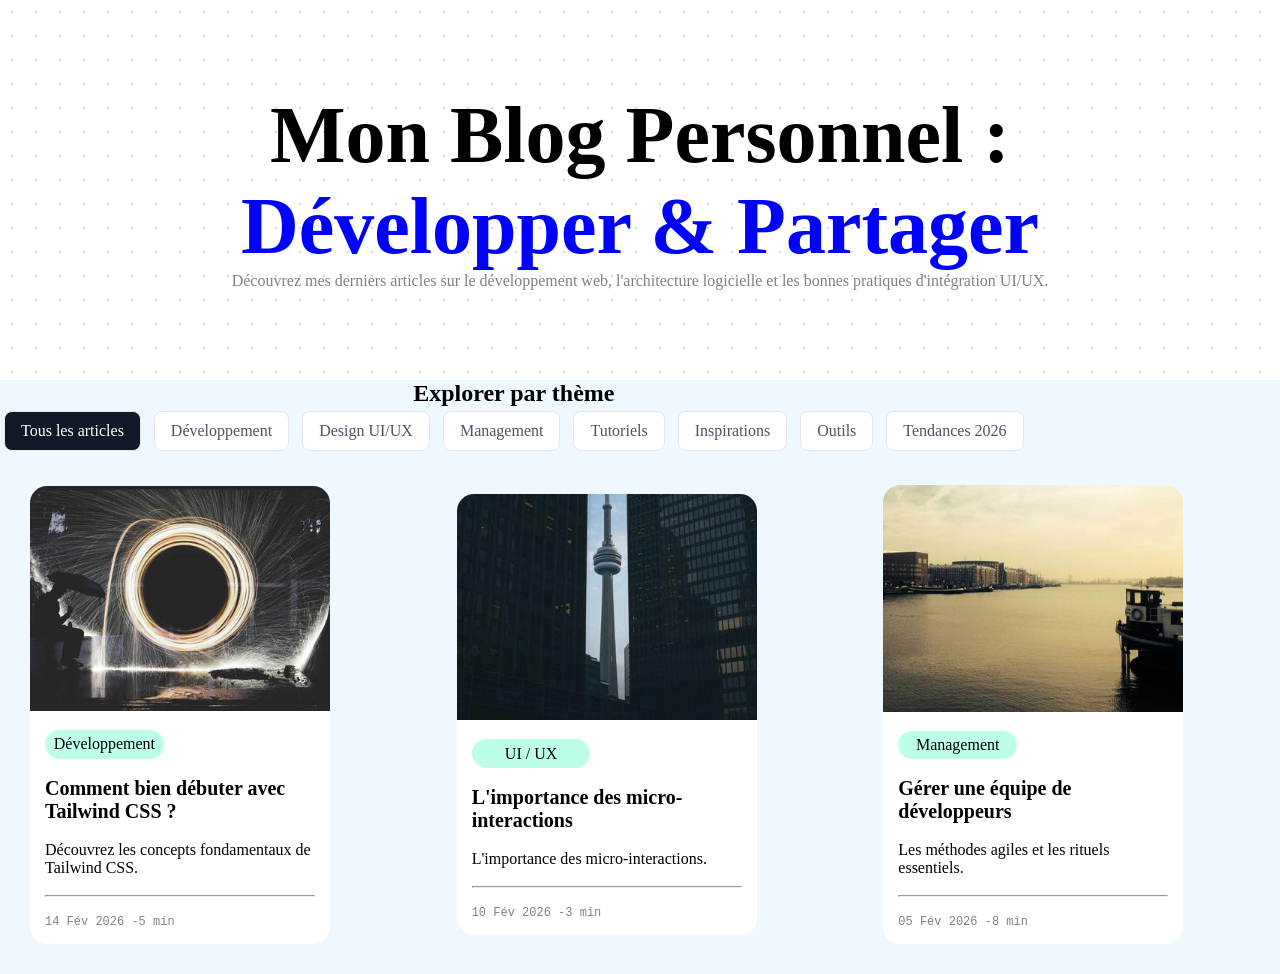
<file: ModeleDeBoite.html>
<!DOCTYPE html>
<html lang="en">
<head>
    <meta charset="UTF-8">
    <meta name="viewport" content="width=device-width, initial-scale=1.0">
    <title>Document</title>
    <link rel="stylesheet" href="css/ModeleDeBoite.css">
</head>
<body>

    <section class="acc">
        <h1>Mon Blog Personnel : <br><span>Développer &amp; Partager</span></h1>
        <p>Découvrez mes derniers articles sur le développement web,
             l'architecture logicielle et les bonnes pratiques d'intégration UI/UX.</p>
    </section>

    <div class="all">
        <div class="pilule">
    
         <section class="filtre-categories">
                <h2>Explorer par thème</h2>
                <div class="liste-filtres">
                    <a href="#" class="pilule-filtre actif">Tous les articles</a>
                    <a href="#" class="pilule-filtre">Développement</a>
                    <a href="#" class="pilule-filtre">Design UI/UX</a>
                    <a href="#" class="pilule-filtre">Management</a>
                    <a href="#" class="pilule-filtre">Tutoriels</a>
                    <a href="#" class="pilule-filtre">Inspirations</a>
                    <a href="#" class="pilule-filtre">Outils</a>
                    <a href="#" class="pilule-filtre">Tendances 2026</a>
                </div>
            </section>
        </div>
        <section class="sec">    
    <div class="ddd">
        <a href="#">
        <img src="imgages/cam.jpg" alt="c">
        
        </a>
        <div class="ty">  
        <div class="ic">Développement</div>
        <br>

        <h1>Comment bien débuter avec Tailwind CSS ?</h1>
        <br>
        <p>Découvrez les concepts fondamentaux de Tailwind CSS.</p>
        <br>
        <hr style="color: gray;">
        <br>
        
        <div class="sou">
        <time datetime="14-2-2026">
            14 Fév 2026 
        </time>
        <span>-5 min</span>
       </div>
        </div>
    </div>


    
 <div class="ddd">
        <a href="#">
        <img src="imgages/sah.jpg" alt="c">
        </a>
        
        <div class="ty">
       <div class="ic">UI / UX</div> 
       <br>
       <h1>L'importance des micro-interactions</h1>
       <br>
        <p>L'importance des micro-interactions.</p>
        <br>
        <hr style="color: gray;">
        <br>
        <div class="sou">
        <time datetime="10-2-2026">
            10 Fév 2026 
        </time>
        <span>-3 min</span>
       </div>
        </div>
    </div>



 <div class="ddd">
        <a href="#">
        <img src="imgages/tab.jpg" alt="c">
        </a>
        
        <div class="ty">
        <div class="ic">Management</div> <br>
        <h1>Gérer une équipe de développeurs</h1>
        <br>
        <p>Les méthodes agiles et les rituels essentiels.</p>
        <br>
        <hr style="color: gray;">

        <br>
        <div class="sou">
        <time datetime="14-2-2026">
            05 Fév 2026 
        </time>
        <span>-8 min</span>
       </div>
        </div>
    </div>
  </div>
</section>
</body>
</html>
</file>
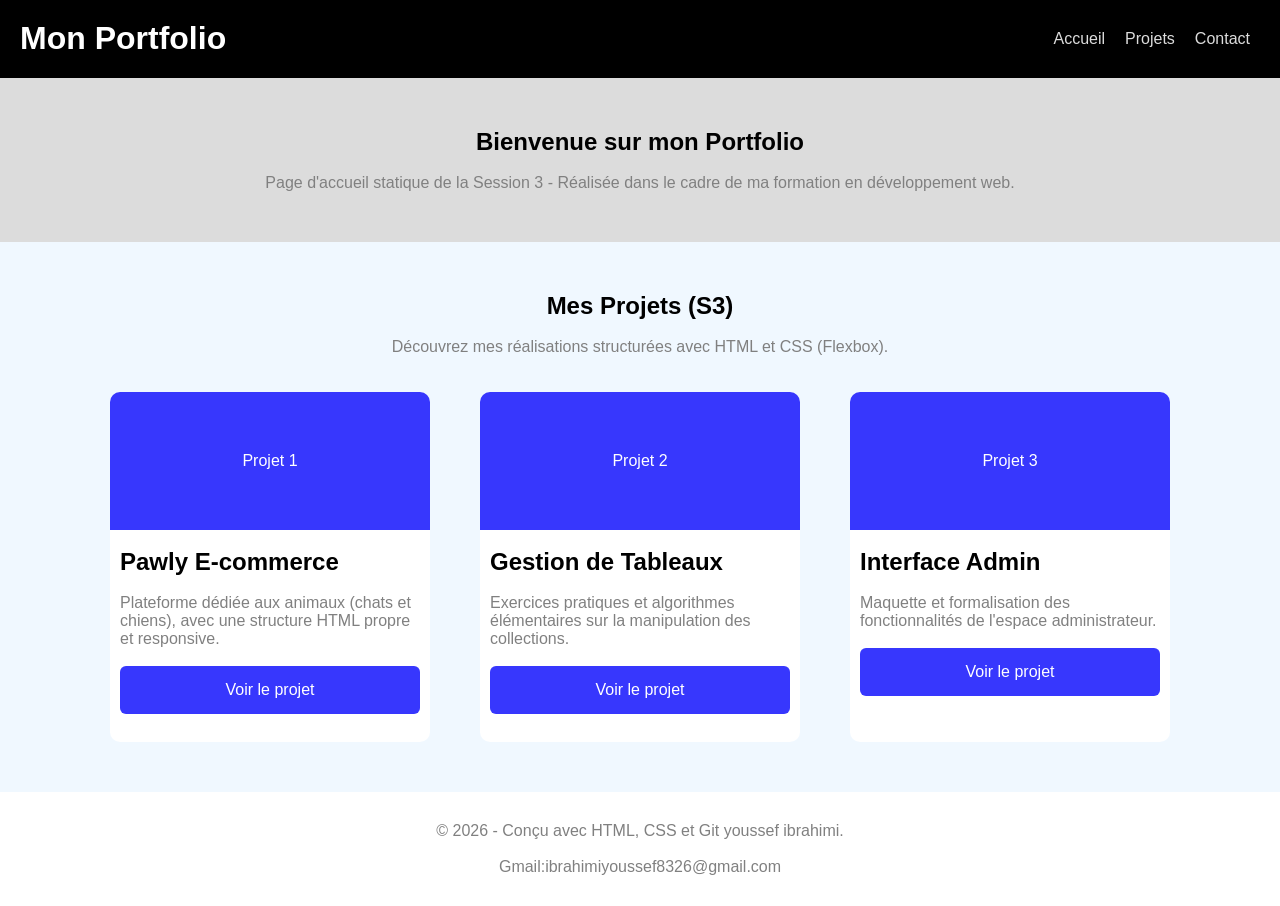
<file: mportfolio.html>
<!DOCTYPE html>
<html lang="en">
<head>
    <meta charset="UTF-8">
    <meta name="viewport" content="width=device-width, initial-scale=1.0">
    <title>Mon Portfolio</title>
    <link rel="stylesheet" href="mportfolio.css">
</head>
<body>
    <header>
        <h1>Mon Portfolio</h1>
        <ul>
            <a href="#">Accueil</a>
            <a href="#project">Projets </a>
            <a href="#foot">Contact</a>
        </ul>
    </header>
    <section class="bienvenue">
        <h1>Bienvenue sur mon Portfolio</h1>
        <br>
        <p>Page d'accueil statique de la Session 3 - Réalisée dans le cadre de ma formation en développement web.</p>
    </section>
    

    <section id="project" class="myProject">
        <h1>Mes Projets (S3)</h1><br>
        <p style="color: gray;">Découvrez mes réalisations structurées avec HTML et CSS (Flexbox).</p><br><br>
    <div class="father">
        <div class="child">
            <div class="pp"><p> Projet 1</p></div><br>
            <div class="cont">
            <h2>Pawly E-commerce</h2><br>
            <p>Plateforme dédiée aux animaux (chats et chiens), avec une structure HTML propre et responsive.</p><br>
            <a href="https://github.com/ibrahimiyoussef8326-dotcom/pawlypet" target="_blank">Voir le projet</a>
        </div>
        </div>
        <div class="child">
            <div class="pp"><p> Projet 2</p></div><br>
          <div class="cont">
            <h2>Gestion de Tableaux</h2><br>
            <p>Exercices pratiques et algorithmes élémentaires sur la manipulation des collections.</p><br>
            <a href="https://github.com/ibrahimiyoussef8326-dotcom/md-data-" target="_blank">Voir le projet</a>
          </div>
        </div>
        <div class="child">
            <div class="pp"><p> Projet 3</p></div><br>
            <div class="cont">
            <h2>Interface Admin</h2><br>
            <p>Maquette et formalisation des fonctionnalités de l'espace administrateur.</p><br>
            <a href="https://docs.google.com/presentation/d/1MoRHgVR6st1gvjbKTz4n9V_dPOH83SFqpr5SAVU0C88/edit?slide=id.p#slide=id.p" target="_blank">Voir le projet</a>
        </div>
        </div>

    </div>
    </section>
    <footer id="foot">
        © 2026 - Conçu avec HTML, CSS et Git youssef ibrahimi. <br> <br>
        Gmail:ibrahimiyoussef8326@gmail.com
    </footer>
</body>
</html>
</file>
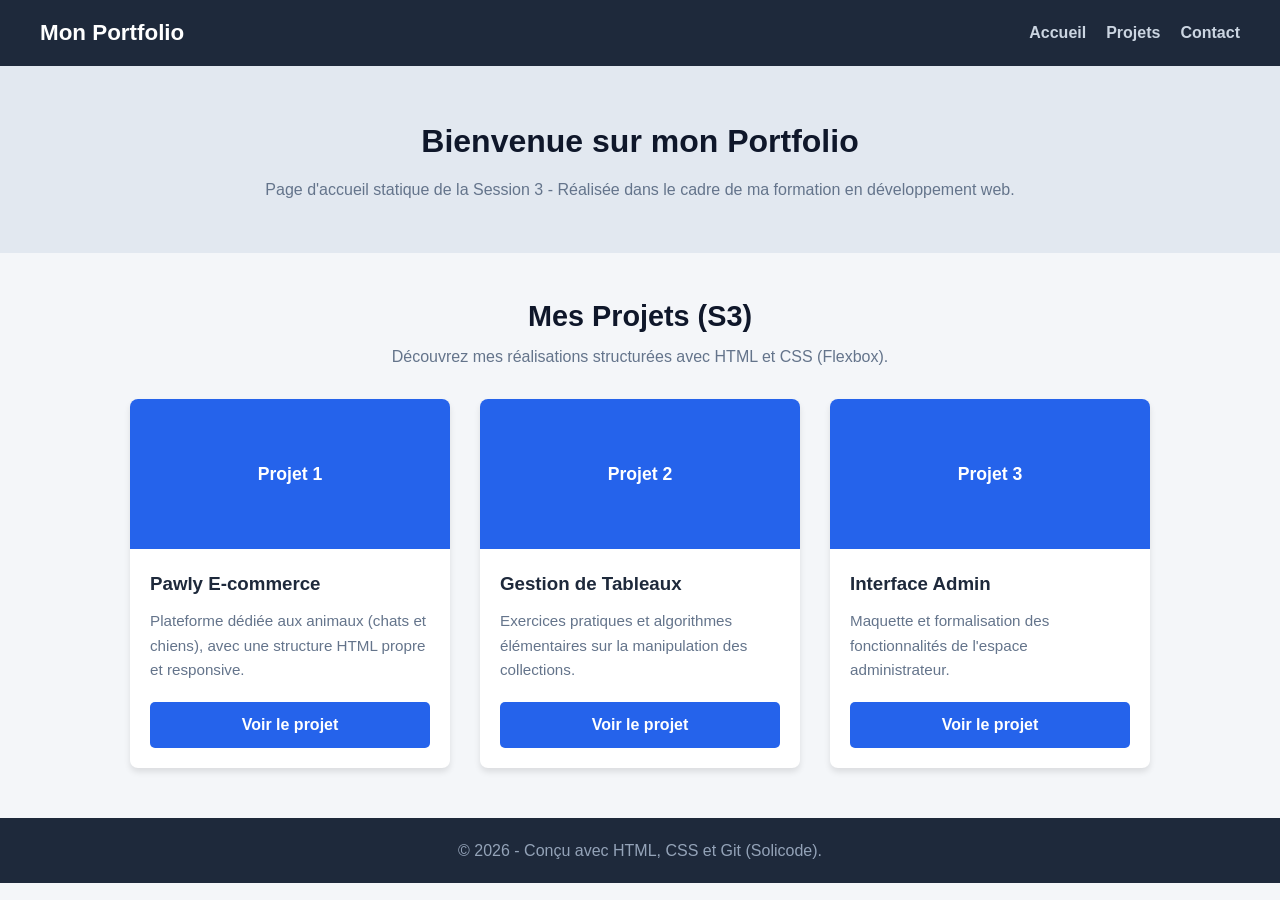
<file: portfolio.html>
<!DOCTYPE html>
<html lang="fr">
<head>
    <meta charset="UTF-8">
    <meta name="viewport" content="width=device-width, initial-scale=1.0">
    <title>Mon Portfolio | S3 Solicode</title>
    <link rel="stylesheet" href="css/portfolio.css">
</head>
<body>

    <!-- En-tête et Navigation -->
    <header class="main-header">
        <div class="logo">
            <h1>Mon Portfolio</h1>
        </div>
        <nav class="main-nav">
            <ul>
                <li><a href="#accueil">Accueil</a></li>
                <li><a href="#projets">Projets</a></li>
                <li><a href="#contact">Contact</a></li>
            </ul>
        </nav>
    </header>

    <!-- Section d'accueil / Hero -->
    <section id="accueil" class="hero-section">
        <h2>Bienvenue sur mon Portfolio</h2>
        <p>Page d'accueil statique de la Session 3 - Réalisée dans le cadre de ma formation en développement web.</p>
    </section>

    <!-- Le cœur de la page : Contenu et Articles (Projets homogènes) -->
    <main id="projets" class="main-container">
        <h2>Mes Projets (S3)</h2>
        <p class="subtitle">Découvrez mes réalisations structurées avec HTML et CSS (Flexbox).</p>

        <div class="articles-grid">
            
            <!-- Article 1 -->
            <article class="card">
                <div class="card-image">Projet 1</div>
                <div class="card-content">
                    <h3>Pawly E-commerce</h3>
                    <p>Plateforme dédiée aux animaux (chats et chiens), avec une structure HTML propre et responsive.</p>
                    <a href="#" class="btn">Voir le projet</a>
                </div>
            </article>

            <!-- Article 2 -->
            <article class="card">
                <div class="card-image">Projet 2</div>
                <div class="card-content">
                    <h3>Gestion de Tableaux</h3>
                    <p>Exercices pratiques et algorithmes élémentaires sur la manipulation des collections.</p>
                    <a href="#" class="btn">Voir le projet</a>
                </div>
            </article>

            <!-- Article 3 -->
            <article class="card">
                <div class="card-image">Projet 3</div>
                <div class="card-content">
                    <h3>Interface Admin</h3>
                    <p>Maquette et formalisation des fonctionnalités de l'espace administrateur.</p>
                    <a href="#" class="btn">Voir le projet</a>
                </div>
            </article>

        </div>
    </main>

    <!-- Pied de page -->
    <footer id="contact" class="main-footer">
        <p>&copy; 2026 - Conçu avec HTML, CSS et Git (Solicode).</p>
    </footer>

</body>
</html>
</file>
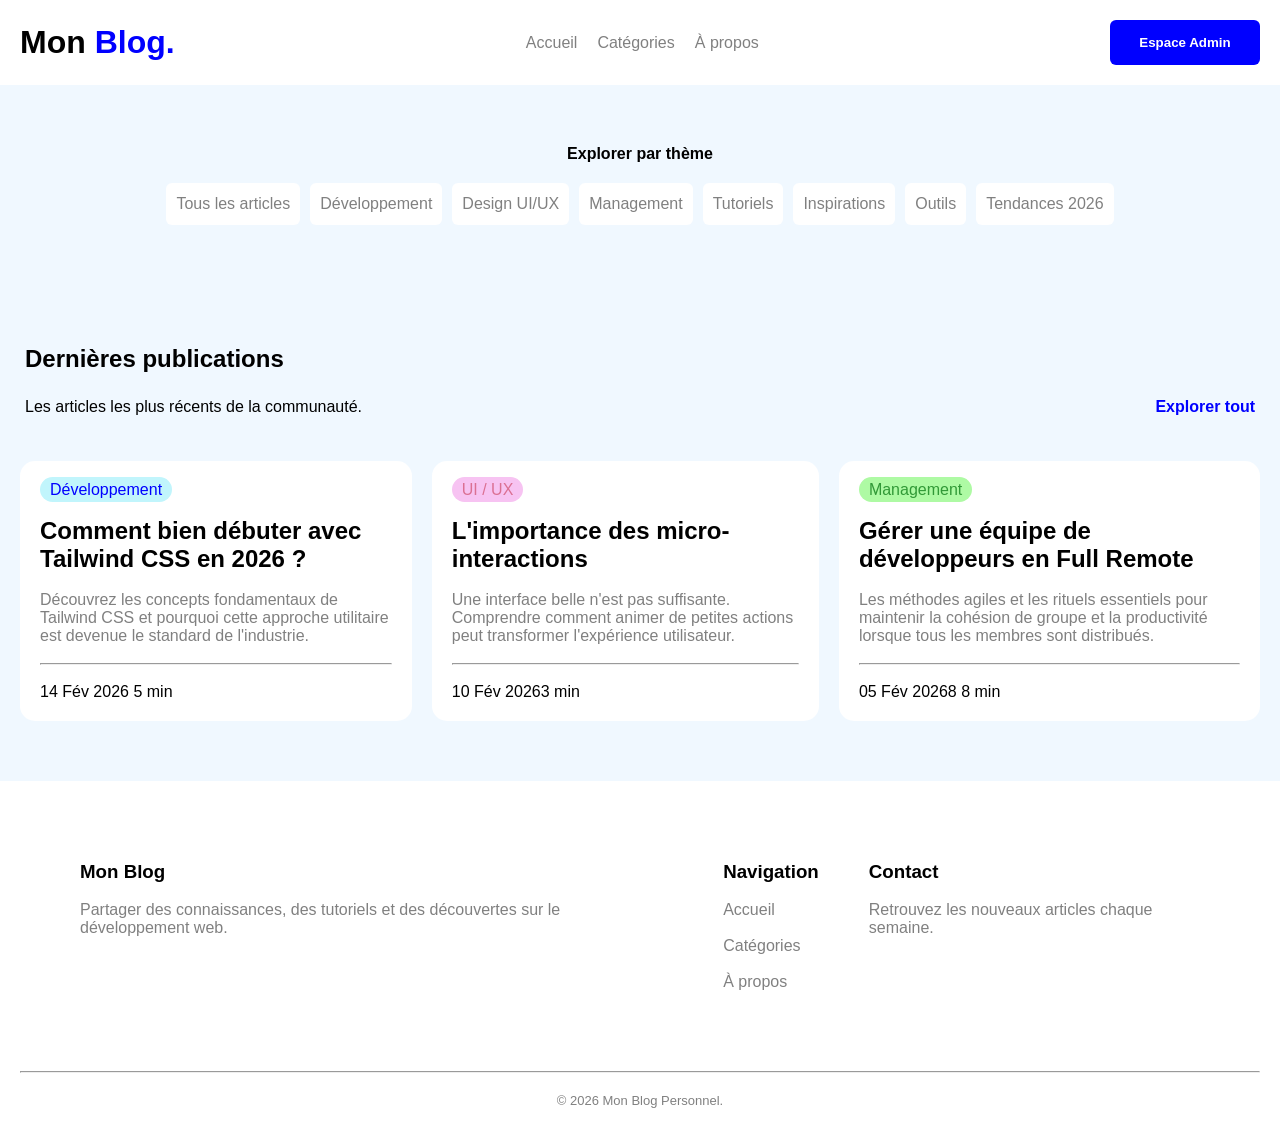
<file: tttt.html>
<!DOCTYPE html>
<html lang="en">
<head>
    <meta charset="UTF-8">
    <meta name="viewport" content="width=device-width, initial-scale=1.0">
    <title>revesion</title>
    <link rel="stylesheet" href="css/tttt.css">
</head>
<body>
    <header>
        <h1>Mon <span class="blog">Blog.</span></h1>
        <ul >
           <a href="#">Accueil</a>
           <a href="#">Catégories</a>
           <a href="#">À propos</a>


        </ul>
        <button><strong>Espace Admin</strong></button>
    </header>
    <section class="themesec">
        <h4>Explorer par thème</h4>
        <div class="themeDiv">
             <a href="#" class="theme">Tous les articles</a>
             <a href="#" class="theme">Développement</a>
             <a href="#" class="theme">Design UI/UX</a>
             <a href="#" class="theme">Management</a>
             <a href="#" class="theme">Tutoriels</a>
             <a href="#" class="theme">Inspirations</a>
             <a href="#" class="theme">Outils</a>
             <a href="#" class="theme">Tendances 2026</a>

        </div>
    </section>

    <section class="der">
        <h1>Dernières publications</h1>    
    <div class="explo">
        <p>Les articles les plus récents de la communauté.</p>
        <a href="#">Explorer tout</a>
    </div>
        
<div class="para">
<div class="d">
    <span class="devloppment">Développement</span>
    <br><br>
    <h2>Comment bien débuter avec Tailwind CSS en 2026 ?</h2>
    <br>
    <p>Découvrez les concepts fondamentaux de Tailwind CSS et pourquoi cette approche utilitaire est devenue le standard de l'industrie.</p>
    <br><hr><br>
    <time datetime="10-2-2026">14 Fév 2026 </time> <span>5 min</span>
</div >
<div class="d">
    <span class="uk">UI / UX</span>
    <br><br>
    <h2>L'importance des micro-interactions</h2>
    <br>
    <p>Une interface belle n'est pas suffisante. Comprendre comment animer de petites actions peut transformer l'expérience utilisateur.</p>
    <br><hr><br>
    <time datetime="10-2-2026">10 Fév 2026</time><span>3 min</span>
</div>
<div class="d">
    <span class="management">Management</span>
    <br><br>
    <h2>Gérer une équipe de développeurs en Full Remote</h2>
    <br>
    <p>Les méthodes agiles et les rituels essentiels pour maintenir la cohésion de groupe et la productivité lorsque tous les membres sont distribués.</p>
    <br><hr><br>
    <time datetime="10-2-2026">05 Fév 20268 </time><span>8 min</span>
</div>

</div>
    </section>


    <footer>
<div class="fot">
<div>
    <h3>Mon Blog</h3><br>
    <p>Partager des connaissances,
         des tutoriels et des découvertes sur le développement web.</p>
</div>
<div class="navigation">
    <h3>Navigation</h3><br>
           <a href="#">Accueil</a><br><br>
           <a href="#">Catégories </a><br><br>
           <a href="#">À propos</a>
</div>
<div>
    <h3>Contact</h3><br>
    <p>Retrouvez les nouveaux articles chaque semaine.</p>
</div>
</div>
<hr style="margin: 0 20px;color: gray;">
<div class="mon">
    © 2026 Mon Blog Personnel.
</div>
    </footer>
</body>
</html>
</file>
<file: css/ModeleDeBoite.css>
*{
    margin: 0;
}
body{
    background-color: aliceblue;
}
.acc{
    width: 100%;
    background-color: white;
    text-align: center;
    padding: 90px 0;
    background-image: radial-gradient(rgb(218, 216, 216) 1.5px ,transparent 1px );
    background-size: 24px 24px ;
}
.acc h1{
    font-size: 80px;
}
.acc span{
    color: blue;
}
.acc p{
    color: gray;
    font-family: Georgia, 'Times New Roman', Times, serif;
}
.sec{
    display: flex;
    flex-direction: row;
    justify-content: center;
    align-items: center;
    display: flex;
    flex-wrap: nowrap;
}
.filtre-categories{
    display: inline-block;
    text-align: center;
}
.liste-filtres{
    display: flex;
    flex-wrap: wrap;
    justify-content: center;
    column-gap: 5px;
    row-gap: 15px;
}
.all{
    display: flex;
    flex-direction: column;
}

.pilule-filtre {
     display: inline-block;
     padding: 10px 16px;
     margin: 4px;
     color: #4b5563;
     background: white;
     border: 1px solid #e5e7eb; border-radius: 8px;
     text-decoration: none; }
.pilule-filtre.actif {
     color: white;
     background: #111827;
     }
.ddd{
    width: 300px;
    display: block;
    border-radius: 17px;
    overflow: hidden;
    margin: 30px auto 30px 30px;
    background-color: white;
}
.ty{
  padding: 5%;

}
img{
    width: 100%;
    object-fit: cover;
}
.ic{
    padding: 2%;
    background-color: rgb(189, 255, 233);
    width: 40%;
    border-radius: 15px;
    text-align: center;
    font-family: Cambria, Cochin, Georgia, Times, 'Times New Roman', serif;
}
.ty h1{
    font-size: 20px;
}
.sou{
    color: gray;
    font-size: 12px;
    font-family: 'Courier New', Courier, monospace;
}
</file>
<file: mportfolio.css>
*{
    padding: 0;
    margin: 0;
    font-family: 'Franklin Gothic Medium', 'Arial Narrow',  sans-serif;
    

}
header{
    display: flex;
    justify-content: space-between;
    background-color: black;
    padding: 20px 20px;
}
header h1{
    color: #fff;
}
header a{
    color: gainsboro;
    text-decoration: none;
    margin: 10px;
   
} 
ul{
     display: flex;
    flex-direction: row;
}
.bienvenue{
    text-align: center;
    background-color: gainsboro;
    padding:50px ;
}
.bienvenue p{
    color: gray;
}
.myProject{
    padding: 50px 0;
    text-align: center;
    background-color: aliceblue;
   
}
.father{
    display: flex;
    flex-wrap: wrap;
    flex-direction: row;
    justify-content: center;
    align-items: center;
    gap: 50px;
}
.child{
    background-color: white;
    text-align: left;
    height: 350px;
    width: 320px;
    border-radius: 10px;
}
.pp{
    background-color: rgb(55, 55, 253);
    padding:60px 20px;
    text-align: center;
    color: #fff;
    overflow: hidden;
    border-top-right-radius: 10px;
    border-top-left-radius: 10px;
}
.cont{
    padding: 0  10px;
    font-family: Arial, Helvetica, sans-serif;
    
}
.cont p{
    
    font-family: Arial, Helvetica, sans-serif;
    color: grey;
}
.cont a{
    text-decoration: none;
    display: flex;
    justify-content: center;
    background-color:  rgb(55, 55, 253);
    padding: 15px;
    border-radius: 6px;
    color: #fff;
}
footer{
    padding: 30px 0;
    text-align: center;
    color: grey;
}
</file>
<file: css/portfolio.css>
/* --- Réinitialisation et styles globaux --- */
* {
    margin: 0;
    padding: 0;
    box-sizing: border-box;
}

body {
    font-family: Arial, sans-serif;
    background-color: #f4f6f9;
    color: #333;
    line-height: 1.6;
}

/* --- Header et Navigation --- */
.main-header {
    background-color: #1e293b;
    color: #fff;
    display: flex;
    justify-content: space-between;
    align-items: center;
    padding: 15px 40px;
}

.main-header h1 {
    font-size: 1.4rem;
}

.main-nav ul {
    display: flex;
    list-style: none;
    gap: 20px;
}

.main-nav a {
    color: #cbd5e1;
    text-decoration: none;
    font-weight: bold;
}

.main-nav a:hover {
    color: #38bdf8;
}

/* --- Section Accueil (Hero) --- */
.hero-section {
    text-align: center;
    padding: 50px 20px;
    background-color: #e2e8f0;
}

.hero-section h2 {
    font-size: 2rem;
    margin-bottom: 10px;
    color: #0f172a;
}

.hero-section p {
    color: #64748b;
}

/* --- Le Cœur de la page (Main & Flexbox Grid) --- */
.main-container {
    max-width: 1100px;
    margin: 40px auto;
    padding: 0 20px;
}

.main-container > h2 {
    text-align: center;
    font-size: 1.8rem;
    color: #0f172a;
    margin-bottom: 5px;
}

.subtitle {
    text-align: center;
    color: #64748b;
    margin-bottom: 30px;
}

/* توزيع البطاقات بشكل متناسق باستخدام Flexbox */
.articles-grid {
    display: flex;
    flex-wrap: wrap;
    gap: 30px;
    justify-content: center;
}

/* --- Style des Articles (Cartes homogènes) --- */
.card {
    background-color: #ffffff;
    border-radius: 8px;
    overflow: hidden;
    width: 320px; /* التحكم في الأبعاد (Dimension fixe) */
    box-shadow: 0 4px 6px rgba(0, 0, 0, 0.1);
    display: flex;
    flex-direction: column;
}

.card-image {
    width: 100%;
    height: 150px;
    background-color: #2563eb;
    color: white;
    display: flex;
    justify-content: center;
    align-items: center;
    font-size: 1.1rem;
    font-weight: bold;
}

.card-content {
    padding: 20px; /* التحكم في المسافات الداخلية (Espacements) */
    display: flex;
    flex-direction: column;
    flex-grow: 1;
}

.card-content h3 {
    margin-bottom: 10px;
    color: #1e293b;
}

.card-content p {
    font-size: 0.95rem;
    color: #64748b;
    margin-bottom: 20px;
    flex-grow: 1;
}

.btn {
    display: inline-block;
    background-color: #2563eb;
    color: white;
    text-decoration: none;
    text-align: center;
    padding: 10px;
    border-radius: 5px;
    font-weight: bold;
}

.btn:hover {
    background-color: #1d4ed8;
}

/* --- Footer --- */
.main-footer {
    text-align: center;
    padding: 20px;
    background-color: #1e293b;
    color: #94a3b8;
    margin-top: 50px;
}
</file>
<file: css/tttt.css>
*{
    margin: 0;
    padding: 0;
     font-family: sans-serif;
}
body{
    background-color: aliceblue;
    margin: auto;
    
}
header{
    background: #fff;
    display: flex;
    flex-wrap: nowrap;
    justify-content: space-between;
    padding: 20px;
    align-items: center;
}
header h1 span {
    color: blue;
}
header ul {
    display: flex;
    flex-wrap: nowrap;
    justify-content: space-between;
    column-gap:  20px;
}
header ul a{
    text-decoration: none;
    color: gray;
}
header button{
    padding: 15px 5px;
    border: 0px;
    background-color: blue;
    color: white;
    border-radius: 6px;
    width: 150px;
}
.themesec{
    text-align: center;  
    padding: 60px ;
}
.themesec h4{
    padding-bottom: 20px;
    
}
.themeDiv{
    display: flex;
    flex-direction: row;
    gap: 10px;
    flex-wrap: wrap;
    justify-content: center;
    
    
    
}
.theme{
    text-decoration: none;
    background-color: #fff;
    color: gray; 
    padding: 12px 10px;
    border-radius: 6px;
}
footer{
    background-color: #fff;
    margin-bottom: 0;
    
}
.fot{
    display: flex;
    flex-direction: row;
    justify-content: space-between;
    gap: 50px;
    padding: 80px;
}
.fot p{
    color: gray;
}
.mon{
    text-align: center;
    padding: 20px;
    font-size: small;
    color: gray;
}
.der{
    margin: 60px 0;
}
.der h1{
padding-left: 25px;
}
.explo{
    display: flex;
    justify-content: space-between;
    padding: 25px;
}
.explo a{
    text-decoration: none;
    color: blue;
    font-weight: bold;
}
.para{
    display: flex;
    flex-direction: row;
    justify-content: space-between;
    flex-wrap: nowrap;
    gap:20px ;
    margin: 20px;
}
.d{
    background: #fff;
    padding: 20px;
    overflow: hidden;
    border-radius: 15px;
}
.d p{
    color: gray;
}
.devloppment{
    background: rgb(193, 245, 252);
    padding: 4px 10px;
    border-radius: 20px;
    margin: 15px 0;
    color: blue;
    font-size: medium;
    font-weight: 500;

}
.uk{
    background: rgb(247, 195, 242);
    padding:4px 10px;
    border-radius: 20px;
    margin: 15px 0;
    color: palevioletred;
    font-size: medium;
    font-weight: 500;
}
.management{
    background: rgb(174, 250, 164);
    padding:4px 10px;
    border-radius: 20px;
    margin: 15px 0;
    color: rgb(49, 153, 55);
    font-size: medium;
    font-weight: 500;
}
.navigation a{
    text-decoration: none;
    color:gray ;
}
</file>
